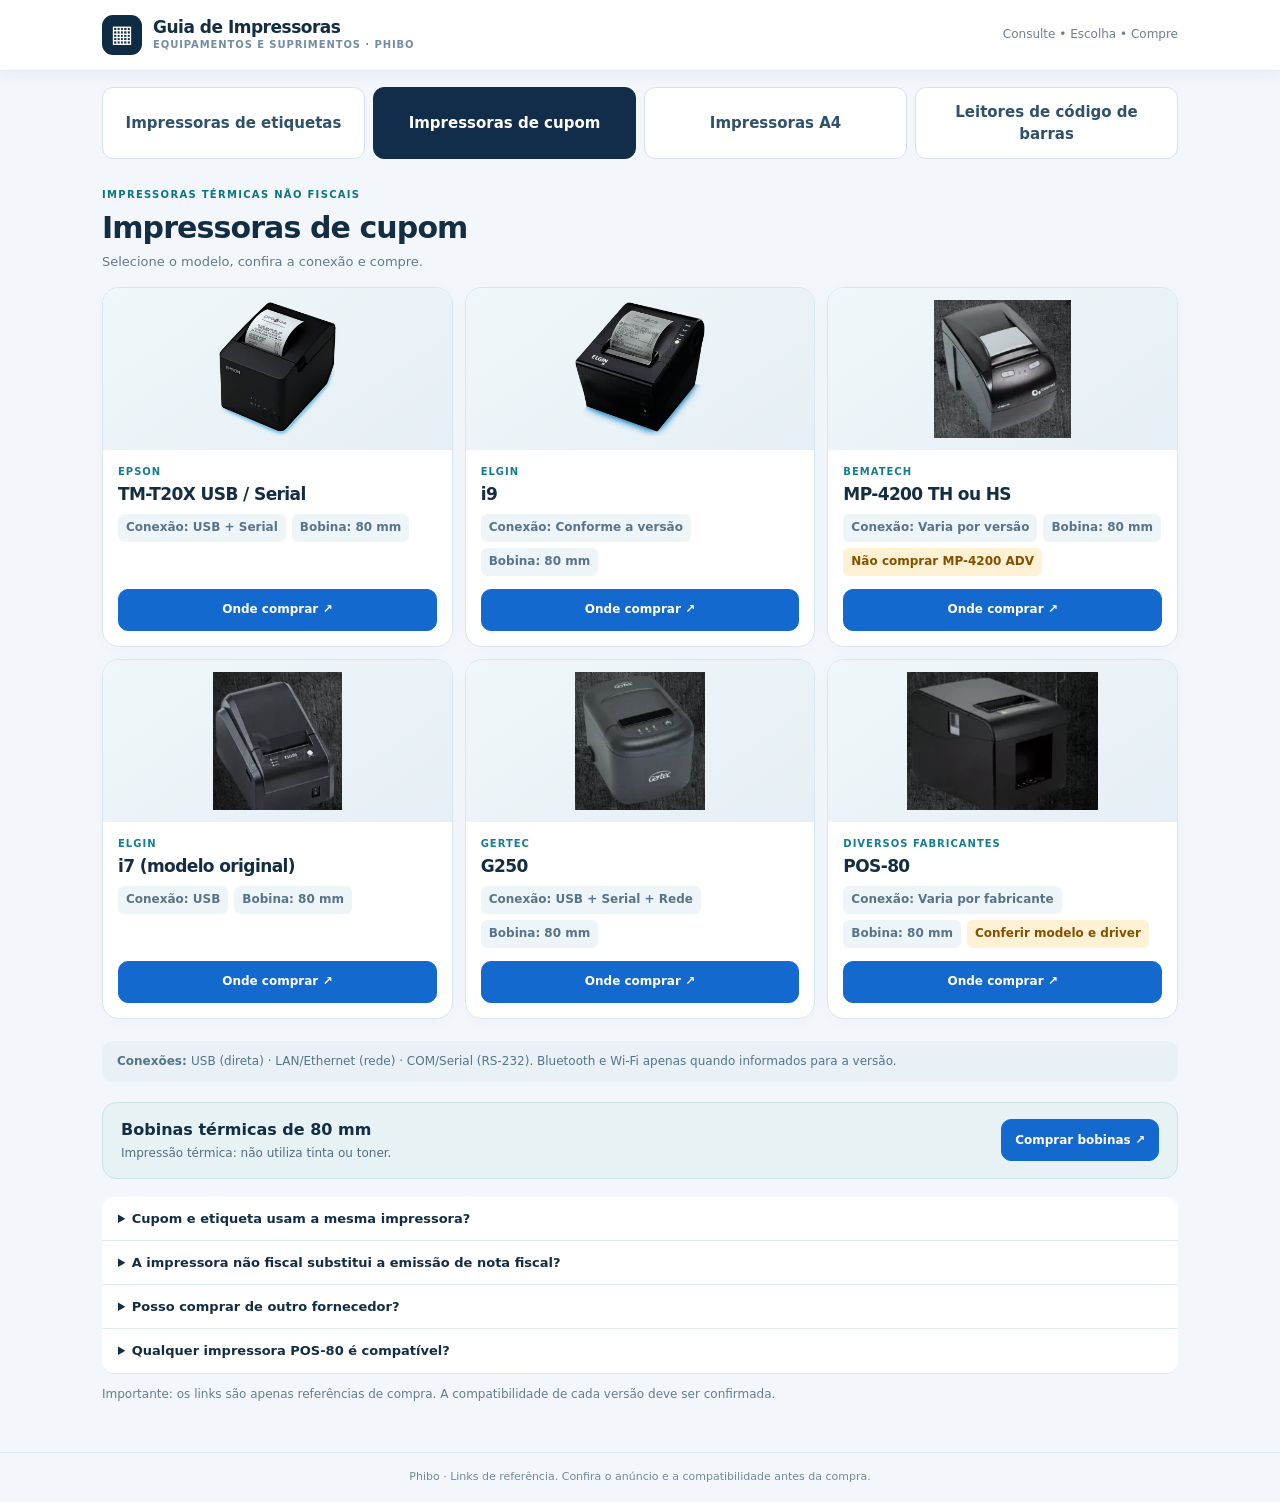
<file: guia-impressoras-phibo/impressoras-cupom-phibo.html>
<!doctype html>
<html lang="pt-BR"><head><meta charset="UTF-8"><meta name="viewport" content="width=device-width,initial-scale=1"><meta http-equiv="refresh" content="0;url=./index.html#cupom"><title>Impressoras de cupom | Phibo</title><style>body{font:16px system-ui;background:#f1f6fa;color:#17344c;min-height:80vh;display:grid;place-items:center;text-align:center}a{color:#0a66c2}</style></head><body><main><h1>Impressoras de cupom</h1><p>O catálogo foi integrado ao novo Guia Phibo.</p><p><a href="./index.html#cupom">Abrir impressoras de cupom ↗</a></p></main><script>location.replace("./index.html#cupom")</script></body></html>
</file>
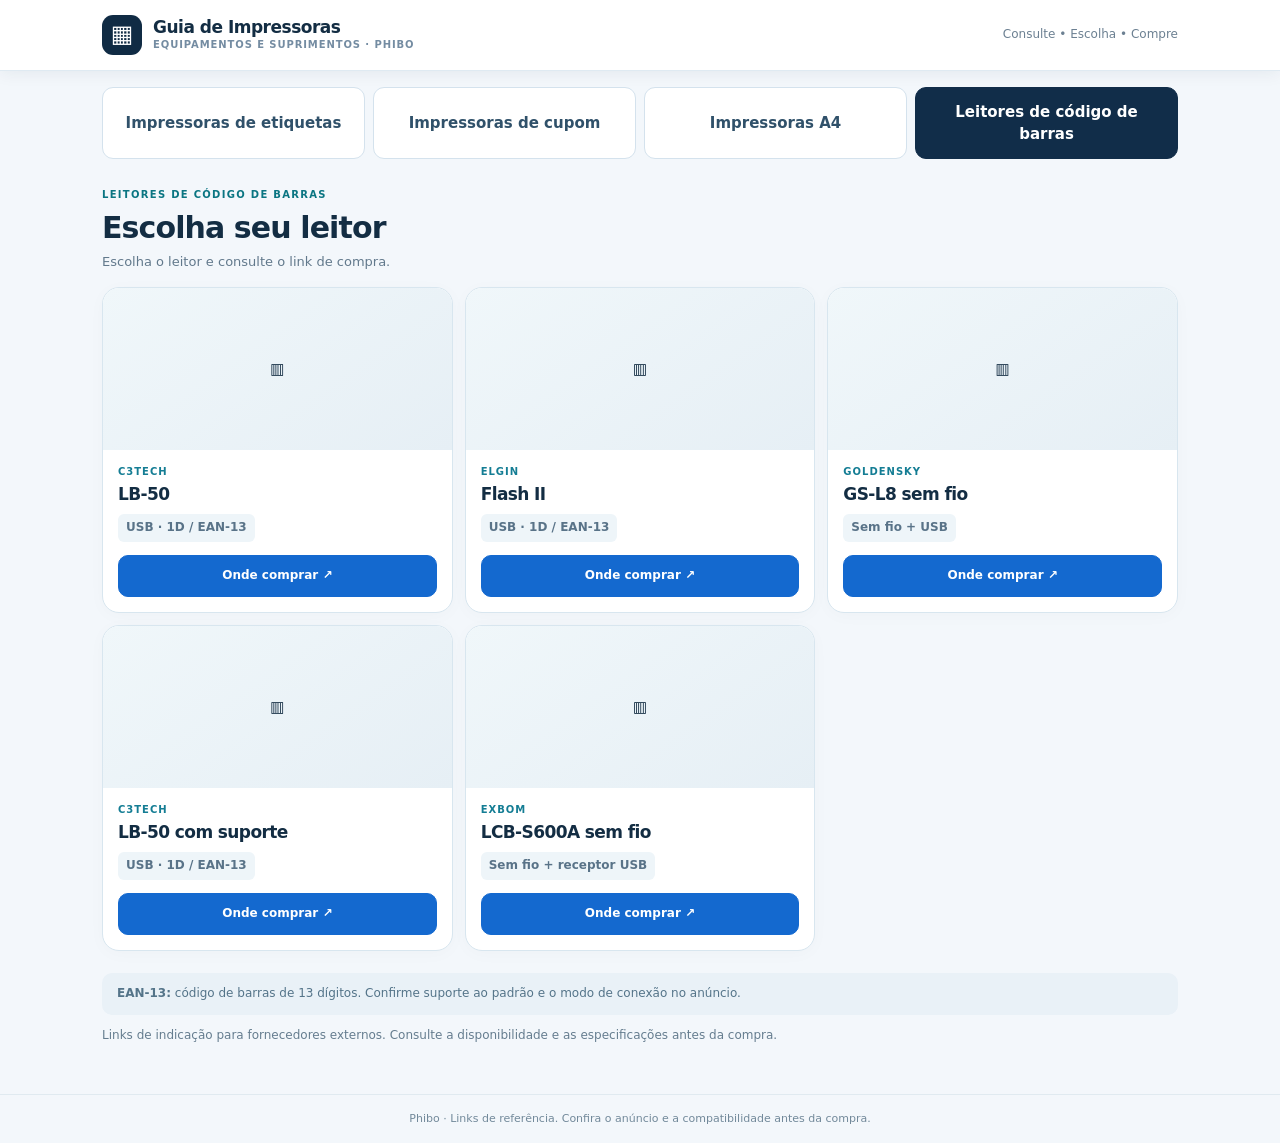
<file: guia-impressoras-phibo/leitores-codigo-barras-phibo.html>
<!doctype html>
<html lang="pt-BR"><head><meta charset="UTF-8"><meta name="viewport" content="width=device-width,initial-scale=1"><meta http-equiv="refresh" content="0;url=./index.html#leitores"><title>Leitores de código de barras | Phibo</title><style>body{font:16px system-ui;background:#f1f6fa;color:#17344c;min-height:80vh;display:grid;place-items:center;text-align:center}a{color:#0a66c2}</style></head><body><main><h1>Leitores de código de barras</h1><p>O catálogo foi integrado ao novo Guia Phibo.</p><p><a href="./index.html#leitores">Abrir leitores de código de barras ↗</a></p></main><script>location.replace("./index.html#leitores")</script></body></html>
</file>
